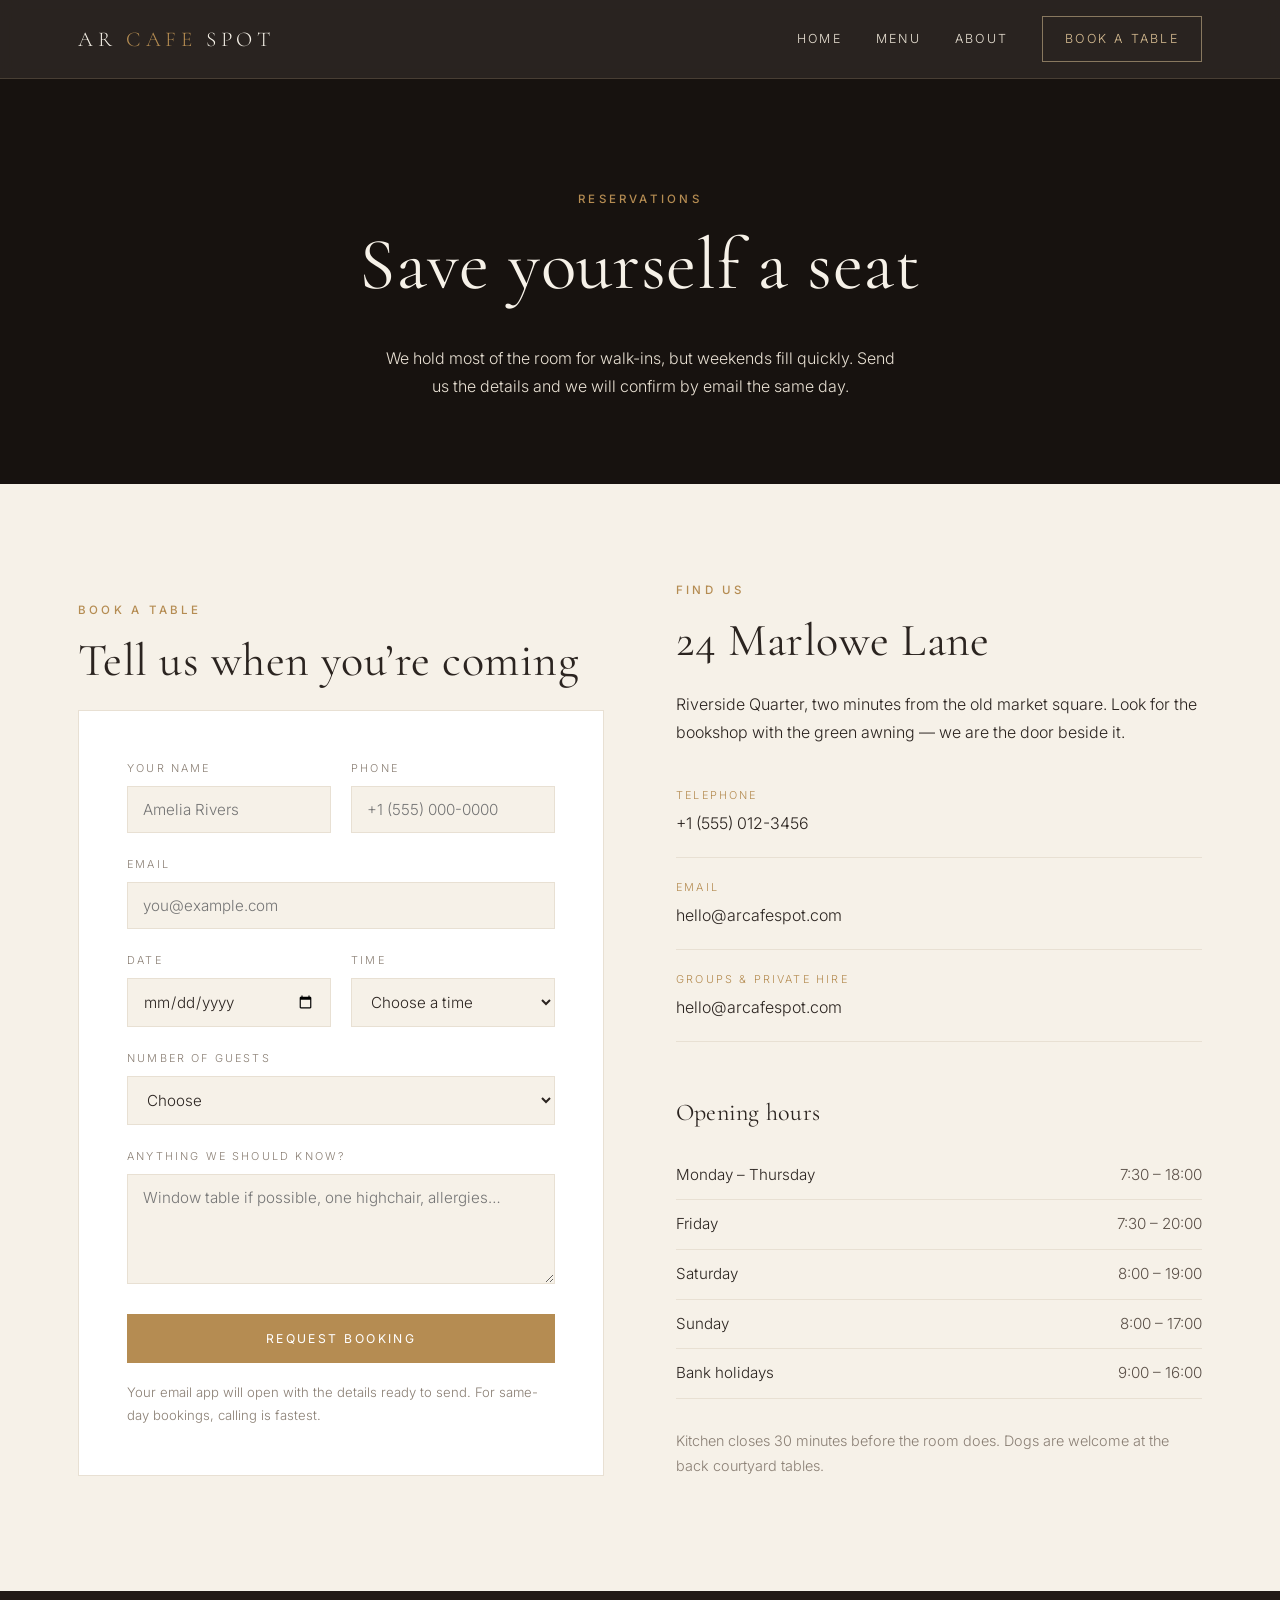
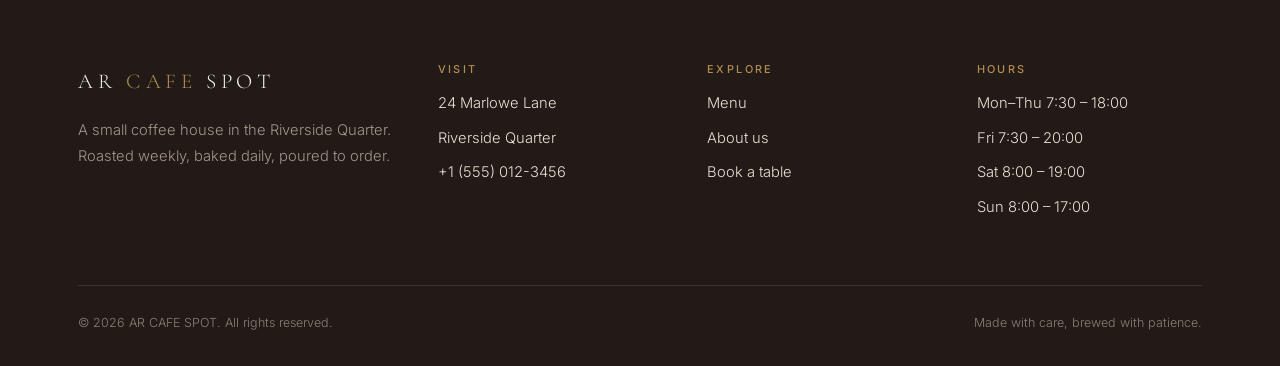
<file: book.html>
<!DOCTYPE html>
<html lang="en">
<head>
<meta charset="utf-8" />
<meta name="viewport" content="width=device-width, initial-scale=1" />
<title>Book a table — AR CAFE SPOT</title>
<meta name="description" content="Reserve a table at AR CAFE SPOT, or book the room for a group. Find our address, phone number and opening hours." />
<link rel="stylesheet" href="assets/styles.css" />
</head>
<body>

<header class="site-header">
  <div class="wrap">
    <a class="brand" href="index.html">AR <span>Cafe</span> Spot</a>
    <button class="nav-toggle" aria-label="Menu" aria-expanded="false">
      <span></span><span></span><span></span>
    </button>
    <nav class="nav">
      <a href="index.html">Home</a>
      <a href="menu.html">Menu</a>
      <a href="about.html">About</a>
      <a href="book.html" class="nav-cta" aria-current="page">Book a table</a>
    </nav>
  </div>
</header>

<div class="page-head">
  <div class="wrap">
    <span class="eyebrow">Reservations</span>
    <h1>Save yourself a seat</h1>
    <p>We hold most of the room for walk-ins, but weekends fill quickly. Send us the details and we will confirm by email the same day.</p>
  </div>
</div>

<section>
  <div class="wrap split">
    <div class="reveal">
      <span class="eyebrow">Book a table</span>
      <h2>Tell us when you’re coming</h2>
      <form class="form-card" id="booking-form" novalidate>
        <div class="field-row">
          <div class="field">
            <label for="name">Your name</label>
            <input type="text" id="name" name="name" placeholder="Amelia Rivers" required />
          </div>
          <div class="field">
            <label for="phone">Phone</label>
            <input type="tel" id="phone" name="phone" placeholder="+1 (555) 000-0000" required />
          </div>
        </div>

        <div class="field">
          <label for="email">Email</label>
          <input type="email" id="email" name="email" placeholder="you@example.com" required />
        </div>

        <div class="field-row">
          <div class="field">
            <label for="date">Date</label>
            <input type="date" id="date" name="date" required />
          </div>
          <div class="field">
            <label for="time">Time</label>
            <select id="time" name="time" required>
              <option value="">Choose a time</option>
              <option>08:00</option>
              <option>09:00</option>
              <option>10:00</option>
              <option>11:00</option>
              <option>12:00</option>
              <option>13:00</option>
              <option>14:00</option>
              <option>15:00</option>
              <option>16:00</option>
              <option>17:00</option>
            </select>
          </div>
        </div>

        <div class="field">
          <label for="guests">Number of guests</label>
          <select id="guests" name="guests" required>
            <option value="">Choose</option>
            <option>1</option>
            <option>2</option>
            <option>3</option>
            <option>4</option>
            <option>5</option>
            <option>6</option>
            <option>7–10</option>
            <option>Group of 10+ (private hire)</option>
          </select>
        </div>

        <div class="field">
          <label for="notes">Anything we should know?</label>
          <textarea id="notes" name="notes" placeholder="Window table if possible, one highchair, allergies…"></textarea>
        </div>

        <button type="submit" class="btn btn-solid" style="width:100%;">Request booking</button>
        <p class="form-note" id="booking-note">
          Your email app will open with the details ready to send. For same-day bookings, calling is fastest.
        </p>
      </form>
    </div>

    <div class="reveal">
      <span class="eyebrow">Find us</span>
      <h2>24 Marlowe Lane</h2>
      <p>Riverside Quarter, two minutes from the old market square. Look for the bookshop with the green awning — we are the door beside it.</p>

      <ul class="info-list">
        <li>
          <span class="label">Telephone</span>
          <a href="tel:+15550123456">+1 (555) 012-3456</a>
        </li>
        <li>
          <span class="label">Email</span>
          <a href="mailto:hello@arcafespot.com">hello@arcafespot.com</a>
        </li>
        <li>
          <span class="label">Groups &amp; private hire</span>
          <a href="mailto:hello@arcafespot.com?subject=Private%20hire%20enquiry">hello@arcafespot.com</a>
        </li>
      </ul>

      <h3 style="margin:2.4em 0 1em;">Opening hours</h3>
      <table class="hours">
        <tr><td>Monday – Thursday</td><td>7:30 – 18:00</td></tr>
        <tr><td>Friday</td><td>7:30 – 20:00</td></tr>
        <tr><td>Saturday</td><td>8:00 – 19:00</td></tr>
        <tr><td>Sunday</td><td>8:00 – 17:00</td></tr>
        <tr><td>Bank holidays</td><td>9:00 – 16:00</td></tr>
      </table>

      <p style="margin-top:2em; font-size:.9rem; color:var(--muted);">
        Kitchen closes 30 minutes before the room does. Dogs are welcome at the back courtyard tables.
      </p>
    </div>
  </div>
</section>

<footer class="site-footer">
  <div class="wrap">
    <div class="footer-grid">
      <div>
        <a class="brand" href="index.html">AR <span>Cafe</span> Spot</a>
        <p style="margin:0; color:#a3968a;">A small coffee house in the Riverside Quarter. Roasted weekly, baked daily, poured to order.</p>
      </div>
      <div>
        <h4>Visit</h4>
        <ul>
          <li>24 Marlowe Lane</li>
          <li>Riverside Quarter</li>
          <li><a href="tel:+15550123456">+1 (555) 012-3456</a></li>
        </ul>
      </div>
      <div>
        <h4>Explore</h4>
        <ul>
          <li><a href="menu.html">Menu</a></li>
          <li><a href="about.html">About us</a></li>
          <li><a href="book.html">Book a table</a></li>
        </ul>
      </div>
      <div>
        <h4>Hours</h4>
        <ul>
          <li>Mon–Thu 7:30 – 18:00</li>
          <li>Fri 7:30 – 20:00</li>
          <li>Sat 8:00 – 19:00</li>
          <li>Sun 8:00 – 17:00</li>
        </ul>
      </div>
    </div>
    <div class="footer-bottom">
      <span>© <span data-year>2026</span> AR CAFE SPOT. All rights reserved.</span>
      <span>Made with care, brewed with patience.</span>
    </div>
  </div>
</footer>

<script src="assets/app.js"></script>
</body>
</html>
</file>
<file: assets/styles.css>
@import url("https://fonts.googleapis.com/css2?family=Cormorant+Garamond:wght@300;400;500;600&family=Inter:wght@300;400;500&display=swap");

:root {
  --espresso: #17120f;
  --espresso-soft: #221a16;
  --cream: #f6f1e8;
  --cream-dim: #e8e0d3;
  --ink: #2b2420;
  --gold: #b58c52;
  --gold-soft: #d8bd93;
  --muted: #8a7f74;
  --max: 1180px;
  --serif: "Cormorant Garamond", Georgia, serif;
  --sans: "Inter", -apple-system, BlinkMacSystemFont, "Segoe UI", sans-serif;
}

* { box-sizing: border-box; }

html { scroll-behavior: smooth; }

body {
  margin: 0;
  background: var(--cream);
  color: var(--ink);
  font-family: var(--sans);
  font-weight: 300;
  font-size: 16px;
  line-height: 1.75;
  -webkit-font-smoothing: antialiased;
}

img { max-width: 100%; display: block; }

a { color: inherit; text-decoration: none; }

.wrap {
  width: 100%;
  max-width: var(--max);
  margin: 0 auto;
  padding: 0 28px;
}

h1, h2, h3, h4 {
  font-family: var(--serif);
  font-weight: 400;
  line-height: 1.15;
  margin: 0 0 .5em;
  letter-spacing: .01em;
}

h1 { font-size: clamp(2.6rem, 6vw, 4.6rem); }
h2 { font-size: clamp(2rem, 3.6vw, 3rem); }
h3 { font-size: 1.5rem; }

p { margin: 0 0 1.2em; }

.eyebrow {
  font-family: var(--sans);
  font-size: .72rem;
  letter-spacing: .28em;
  text-transform: uppercase;
  color: var(--gold);
  font-weight: 500;
  margin: 0 0 1.2em;
  display: block;
}

.lead {
  font-family: var(--serif);
  font-size: clamp(1.2rem, 2vw, 1.5rem);
  line-height: 1.6;
  color: #4a3f37;
}

.rule {
  width: 56px;
  height: 1px;
  background: var(--gold);
  border: 0;
  margin: 2rem 0;
}

.site-header {
  position: sticky;
  top: 0;
  z-index: 50;
  background: rgba(23, 18, 15, .92);
  backdrop-filter: blur(10px);
  border-bottom: 1px solid rgba(216, 189, 147, .18);
}

.site-header .wrap {
  display: flex;
  align-items: center;
  justify-content: space-between;
  height: 78px;
  gap: 24px;
}

.brand {
  font-family: var(--serif);
  font-size: 1.32rem;
  letter-spacing: .22em;
  text-transform: uppercase;
  color: var(--cream);
  white-space: nowrap;
}

.brand span { color: var(--gold); }

.nav {
  display: flex;
  align-items: center;
  gap: 34px;
}

.nav a {
  color: var(--cream-dim);
  font-size: .78rem;
  letter-spacing: .18em;
  text-transform: uppercase;
  padding: 6px 0;
  position: relative;
  transition: color .25s ease;
}

.nav a::after {
  content: "";
  position: absolute;
  left: 0;
  bottom: 0;
  width: 0;
  height: 1px;
  background: var(--gold);
  transition: width .3s ease;
}

.nav a:hover, .nav a[aria-current="page"] { color: var(--gold-soft); }
.nav a:hover::after, .nav a[aria-current="page"]::after { width: 100%; }

.nav-cta {
  border: 1px solid rgba(216, 189, 147, .55);
  padding: 11px 22px !important;
  color: var(--gold-soft) !important;
  transition: background .25s ease, color .25s ease;
}

.nav-cta::after { display: none; }
.nav-cta:hover { background: var(--gold); color: var(--espresso) !important; }

.nav-toggle {
  display: none;
  background: none;
  border: 0;
  padding: 8px;
  cursor: pointer;
}

.nav-toggle span {
  display: block;
  width: 24px;
  height: 1px;
  background: var(--cream);
  margin: 6px 0;
  transition: transform .3s ease, opacity .3s ease;
}

.nav-open .nav-toggle span:nth-child(1) { transform: translateY(7px) rotate(45deg); }
.nav-open .nav-toggle span:nth-child(2) { opacity: 0; }
.nav-open .nav-toggle span:nth-child(3) { transform: translateY(-7px) rotate(-45deg); }

.btn {
  display: inline-block;
  font-family: var(--sans);
  font-size: .76rem;
  letter-spacing: .2em;
  text-transform: uppercase;
  padding: 16px 34px;
  border: 1px solid var(--gold);
  color: var(--gold);
  background: transparent;
  cursor: pointer;
  transition: background .3s ease, color .3s ease, border-color .3s ease;
}

.btn:hover { background: var(--gold); color: var(--espresso); }

.btn-solid {
  background: var(--gold);
  color: #ffffff;
  border-color: var(--gold);
}

.btn-solid:hover { background: #c69d63; border-color: #c69d63; color: var(--espresso); }

.btn-light { border-color: rgba(246, 241, 232, .6); color: var(--cream); }
.btn-light:hover { background: var(--cream); color: var(--espresso); }

.hero {
  position: relative;
  min-height: 88vh;
  display: flex;
  align-items: center;
  color: var(--cream);
  overflow: hidden;
}

.hero-img {
  position: absolute;
  inset: 0;
  width: 100%;
  height: 100%;
  object-fit: cover;
  transform: scale(1.04);
}

.hero::after {
  content: "";
  position: absolute;
  inset: 0;
  background: linear-gradient(105deg, rgba(15, 11, 9, .88) 0%, rgba(15, 11, 9, .62) 45%, rgba(15, 11, 9, .25) 100%);
}

.hero .wrap { position: relative; z-index: 2; padding-top: 90px; padding-bottom: 90px; }

.hero h1 { max-width: 15ch; margin-bottom: 1.2rem; }

.hero p {
  max-width: 42ch;
  color: var(--cream-dim);
  font-size: 1.02rem;
}

.hero .lead { color: var(--cream-dim); }

.hero-actions { display: flex; flex-wrap: wrap; gap: 14px; margin-top: 2.2rem; }

.hero-meta {
  position: relative;
  z-index: 2;
  border-top: 1px solid rgba(216, 189, 147, .22);
  background: rgba(15, 11, 9, .55);
  backdrop-filter: blur(6px);
}

.hero-meta .wrap {
  display: flex;
  flex-wrap: wrap;
  gap: 18px 56px;
  padding: 20px 28px;
  color: var(--cream-dim);
  font-size: .78rem;
  letter-spacing: .14em;
  text-transform: uppercase;
}

.hero-meta strong { color: var(--gold-soft); font-weight: 500; }

section { padding: 96px 0; }

.section-tight { padding: 64px 0; }

.split {
  display: grid;
  grid-template-columns: 1fr 1fr;
  gap: 72px;
  align-items: center;
}

.split.reverse > *:first-child { order: 2; }

.figure { position: relative; }

.figure img {
  width: 100%;
  height: 100%;
  object-fit: cover;
  aspect-ratio: 4 / 5;
}

.figure.wide img { aspect-ratio: 4 / 3; }

.figure::before {
  content: "";
  position: absolute;
  inset: 14px -14px -14px 14px;
  border: 1px solid var(--gold-soft);
  z-index: -1;
}

.grid-3 {
  display: grid;
  grid-template-columns: repeat(3, 1fr);
  gap: 34px;
}

.grid-2 {
  display: grid;
  grid-template-columns: repeat(2, 1fr);
  gap: 34px;
}

.card {
  background: #fff;
  border: 1px solid var(--cream-dim);
  padding: 38px 34px;
}

.card h3 { margin-bottom: .4em; }

.card .price {
  font-family: var(--serif);
  font-size: 2rem;
  color: var(--gold);
  display: block;
  margin-bottom: .2em;
}

.card ul {
  list-style: none;
  padding: 0;
  margin: 1.2em 0 0;
  font-size: .95rem;
  color: #5b5048;
}

.card ul li {
  padding: .45em 0;
  border-bottom: 1px solid var(--cream-dim);
}

.card ul li:last-child { border-bottom: 0; }

.card .badge {
  display: inline-block;
  font-size: .66rem;
  letter-spacing: .2em;
  text-transform: uppercase;
  color: var(--espresso);
  background: var(--gold-soft);
  padding: 4px 10px;
  margin-bottom: 14px;
}

.page-head {
  background: var(--espresso);
  color: var(--cream);
  padding: 110px 0 84px;
  text-align: center;
}

.page-head p { color: var(--cream-dim); max-width: 52ch; margin: 0 auto; }

.menu-section + .menu-section { margin-top: 66px; }

.menu-heading {
  display: flex;
  align-items: baseline;
  gap: 18px;
  border-bottom: 1px solid var(--cream-dim);
  padding-bottom: 14px;
  margin-bottom: 8px;
}

.menu-heading h2 { margin: 0; font-size: 1.9rem; }

.menu-heading span {
  font-size: .7rem;
  letter-spacing: .2em;
  text-transform: uppercase;
  color: var(--gold);
}

.menu-item {
  display: flex;
  align-items: flex-start;
  gap: 22px;
  padding: 22px 0;
  border-bottom: 1px solid rgba(232, 224, 211, .7);
}

.menu-item .thumb {
  flex: 0 0 88px;
  width: 88px;
  height: 88px;
  object-fit: cover;
  border: 1px solid var(--cream-dim);
  transition: transform .5s ease;
}

.menu-item:hover .thumb { transform: scale(1.04); }

.menu-item .body { flex: 1; min-width: 0; }

.menu-item h3 {
  font-size: 1.24rem;
  margin: 0 0 4px;
}

.menu-item p {
  margin: 0;
  font-size: .92rem;
  color: #6b6058;
  max-width: 56ch;
}

.menu-item .amt {
  font-family: var(--serif);
  font-size: 1.3rem;
  color: var(--gold);
  white-space: nowrap;
  padding-top: 2px;
}

.tag {
  display: inline-block;
  font-size: .6rem;
  letter-spacing: .16em;
  text-transform: uppercase;
  color: var(--gold);
  border: 1px solid var(--gold-soft);
  padding: 2px 8px;
  margin-left: 10px;
  vertical-align: middle;
}

.gallery {
  display: grid;
  grid-template-columns: repeat(4, 1fr);
  gap: 0;
}

.gallery img {
  width: 100%;
  height: 100%;
  object-fit: cover;
  aspect-ratio: 1 / 1;
  transition: transform .6s ease;
}

.gallery > div { overflow: hidden; }
.gallery > div:hover img { transform: scale(1.06); }

.band {
  background: var(--espresso);
  color: var(--cream);
  text-align: center;
}

.band p {
  font-family: var(--serif);
  font-size: clamp(1.4rem, 3vw, 2.2rem);
  line-height: 1.5;
  max-width: 34ch;
  margin: 0 auto;
  color: var(--cream);
}

.band .eyebrow { display: block; }

.form-card {
  background: #fff;
  border: 1px solid var(--cream-dim);
  padding: 48px;
}

.field { margin-bottom: 22px; }

.field label {
  display: block;
  font-size: .68rem;
  letter-spacing: .2em;
  text-transform: uppercase;
  color: var(--muted);
  margin-bottom: 8px;
}

.field input,
.field select,
.field textarea {
  width: 100%;
  font-family: var(--sans);
  font-size: .95rem;
  font-weight: 300;
  color: var(--ink);
  background: var(--cream);
  border: 1px solid var(--cream-dim);
  padding: 13px 15px;
  outline: none;
  transition: border-color .2s ease, background .2s ease;
}

.field textarea { min-height: 110px; resize: vertical; }

.field input:focus,
.field select:focus,
.field textarea:focus { border-color: var(--gold); background: #fff; }

.field-row {
  display: grid;
  grid-template-columns: 1fr 1fr;
  gap: 20px;
}

.form-note { font-size: .82rem; color: var(--muted); margin: 18px 0 0; }

.info-list {
  list-style: none;
  padding: 0;
  margin: 0;
}

.info-list li {
  padding: 20px 0;
  border-bottom: 1px solid var(--cream-dim);
}

.info-list dt,
.info-list .label {
  font-size: .68rem;
  letter-spacing: .2em;
  text-transform: uppercase;
  color: var(--gold);
  display: block;
  margin-bottom: 4px;
}

.info-list a:hover { color: var(--gold); }

.hours {
  width: 100%;
  border-collapse: collapse;
  font-size: .95rem;
}

.hours td { padding: 11px 0; border-bottom: 1px solid var(--cream-dim); }
.hours td:last-child { text-align: right; color: #5b5048; }

.site-footer {
  background: var(--espresso-soft);
  color: var(--cream-dim);
  padding: 72px 0 32px;
  font-size: .92rem;
}

.footer-grid {
  display: grid;
  grid-template-columns: 1.4fr 1fr 1fr 1fr;
  gap: 44px;
}

.site-footer h4 {
  font-family: var(--sans);
  font-size: .68rem;
  letter-spacing: .22em;
  text-transform: uppercase;
  color: var(--gold);
  margin-bottom: 1.4em;
  font-weight: 500;
}

.site-footer .brand { display: block; margin-bottom: 18px; }

.site-footer ul { list-style: none; padding: 0; margin: 0; }

.site-footer ul li { margin-bottom: .6em; }

.site-footer a:hover { color: var(--gold-soft); }

.footer-bottom {
  margin-top: 56px;
  padding-top: 26px;
  border-top: 1px solid rgba(216, 189, 147, .16);
  display: flex;
  flex-wrap: wrap;
  justify-content: space-between;
  gap: 12px;
  font-size: .78rem;
  color: #8b7f74;
}

.reveal {
  opacity: 0;
  transform: translateY(22px);
  transition: opacity .8s ease, transform .8s ease;
}

.reveal.in { opacity: 1; transform: none; }

@media (prefers-reduced-motion: reduce) {
  .reveal { opacity: 1; transform: none; transition: none; }
  html { scroll-behavior: auto; }
}

@media (max-width: 980px) {
  .split { grid-template-columns: 1fr; gap: 44px; }
  .split.reverse > *:first-child { order: 0; }
  .grid-3, .grid-2 { grid-template-columns: 1fr; }
  .footer-grid { grid-template-columns: 1fr 1fr; }
  .gallery { grid-template-columns: repeat(2, 1fr); }
}

@media (max-width: 760px) {
  .nav-toggle { display: block; }

  .nav {
    position: absolute;
    top: 78px;
    left: 0;
    right: 0;
    flex-direction: column;
    align-items: flex-start;
    gap: 0;
    background: var(--espresso);
    border-bottom: 1px solid rgba(216, 189, 147, .18);
    max-height: 0;
    overflow: hidden;
    transition: max-height .35s ease;
  }

  .nav-open .nav { max-height: 420px; }

  .nav a {
    width: 100%;
    padding: 16px 28px;
    border-bottom: 1px solid rgba(216, 189, 147, .1);
  }

  .nav-cta { margin: 16px 28px 22px; padding: 13px 22px !important; width: calc(100% - 56px); text-align: center; }

  section { padding: 68px 0; }
  .hero { min-height: 76vh; }
  .form-card { padding: 32px 24px; }
  .field-row { grid-template-columns: 1fr; }
  .figure::before { display: none; }
  .footer-grid { grid-template-columns: 1fr; gap: 34px; }
  .menu-item { gap: 14px; }
  .menu-item .thumb { flex: 0 0 64px; width: 64px; height: 64px; }
  .menu-item h3 { font-size: 1.1rem; }
  .menu-item p { font-size: .86rem; }
  .menu-item .amt { font-size: 1.1rem; }
  .page-head { padding: 76px 0 60px; }
}
</file>
